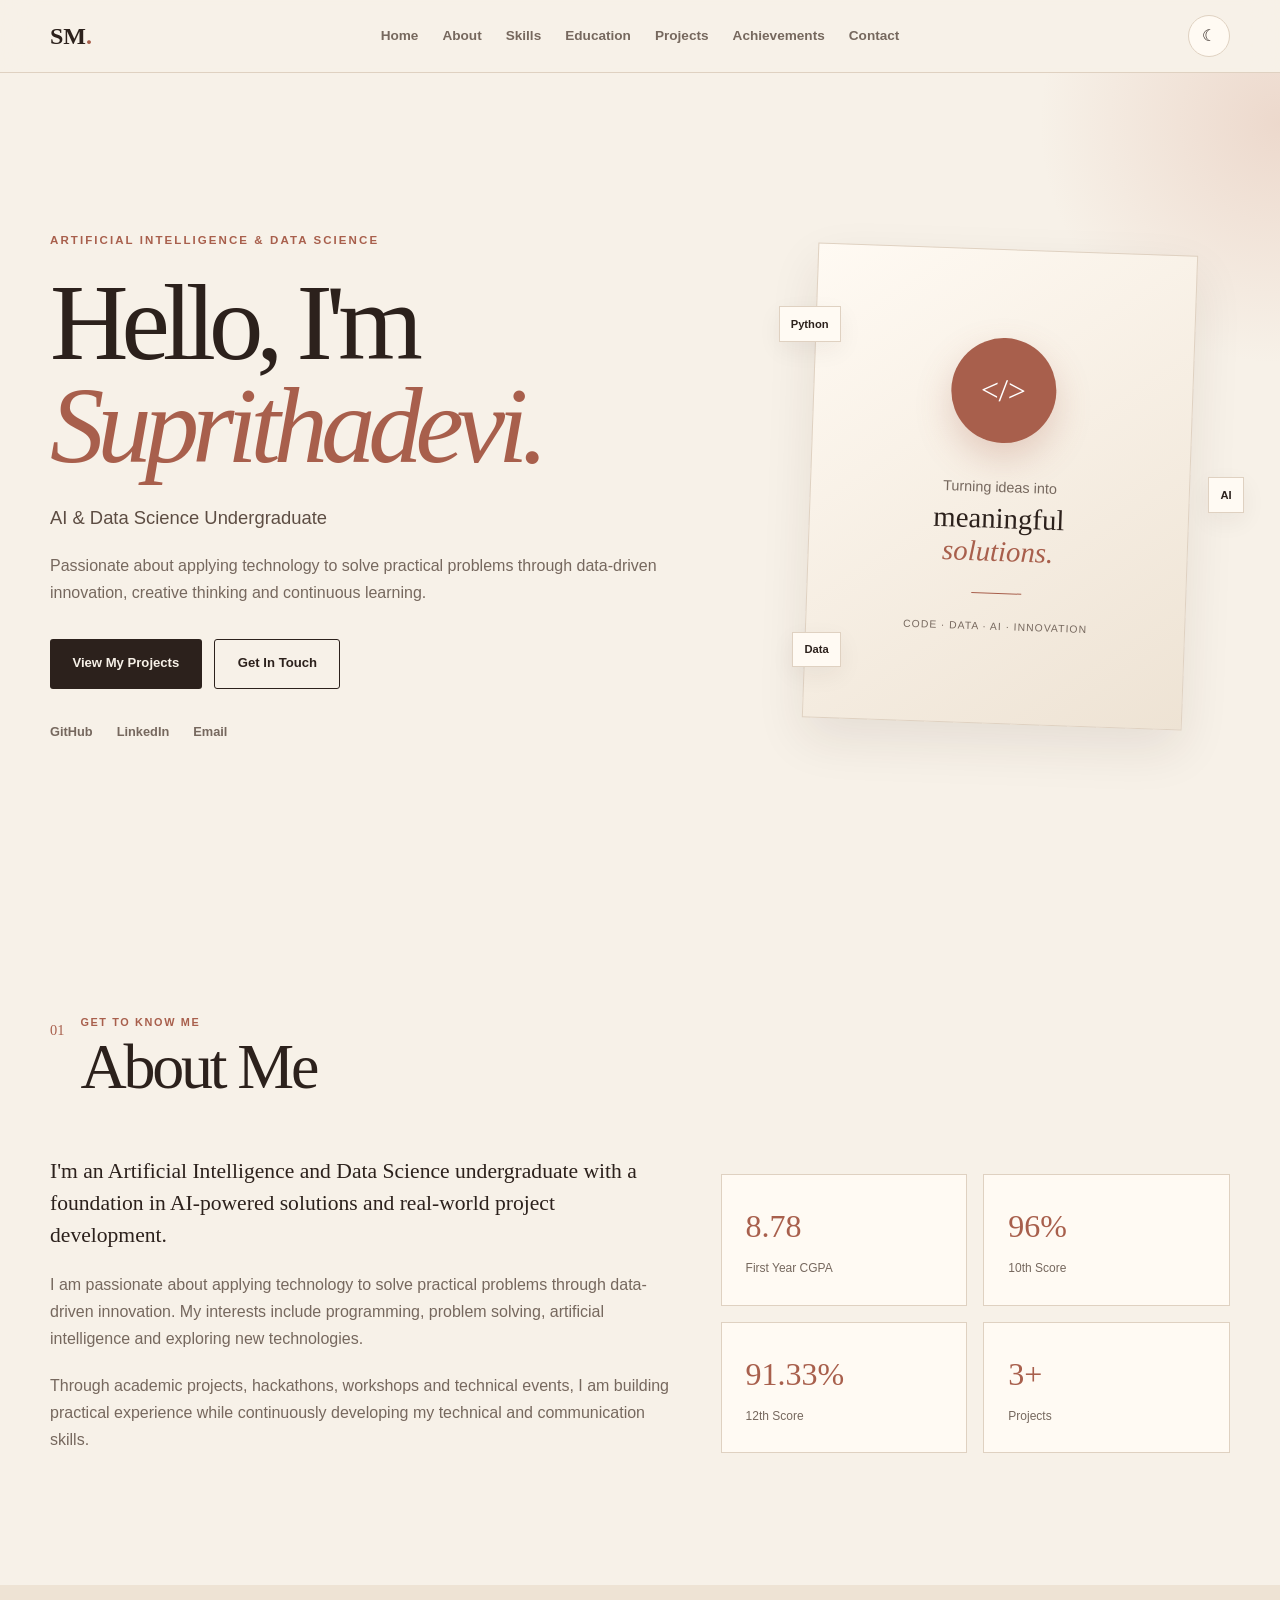
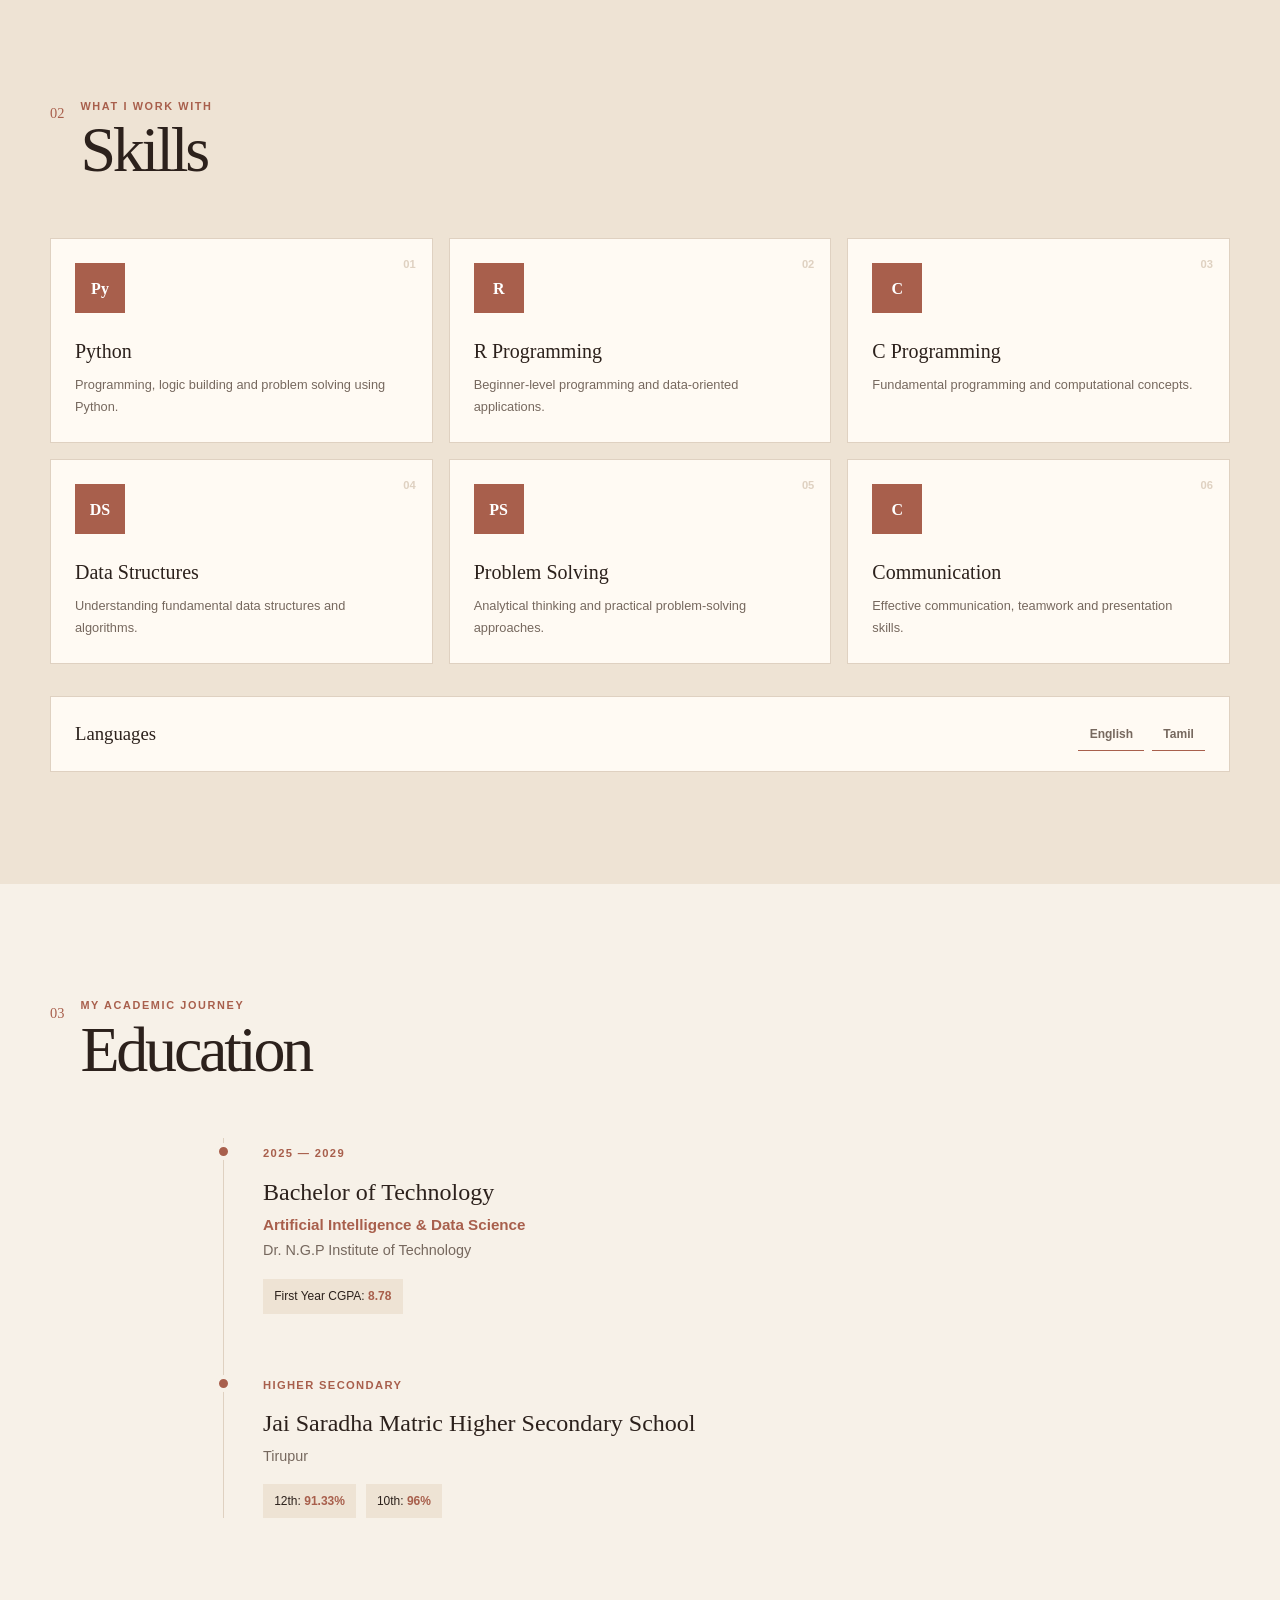
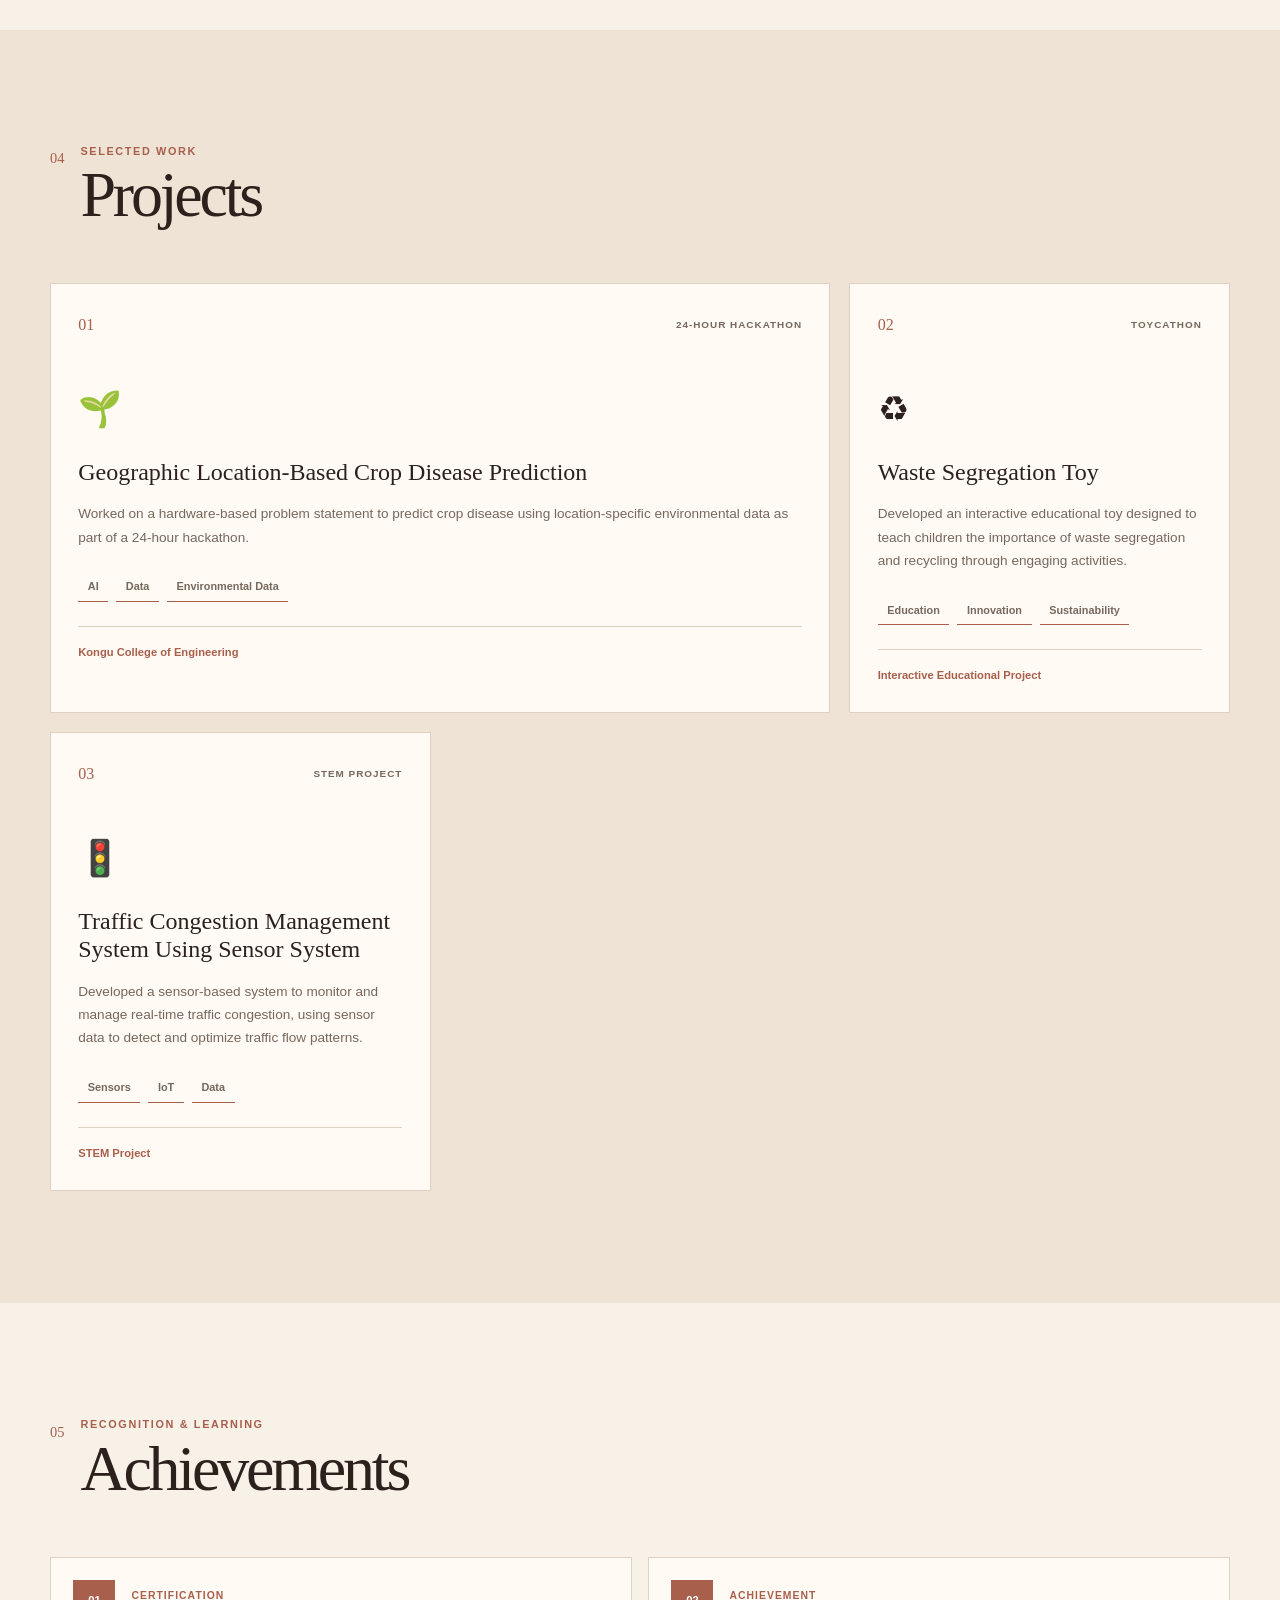
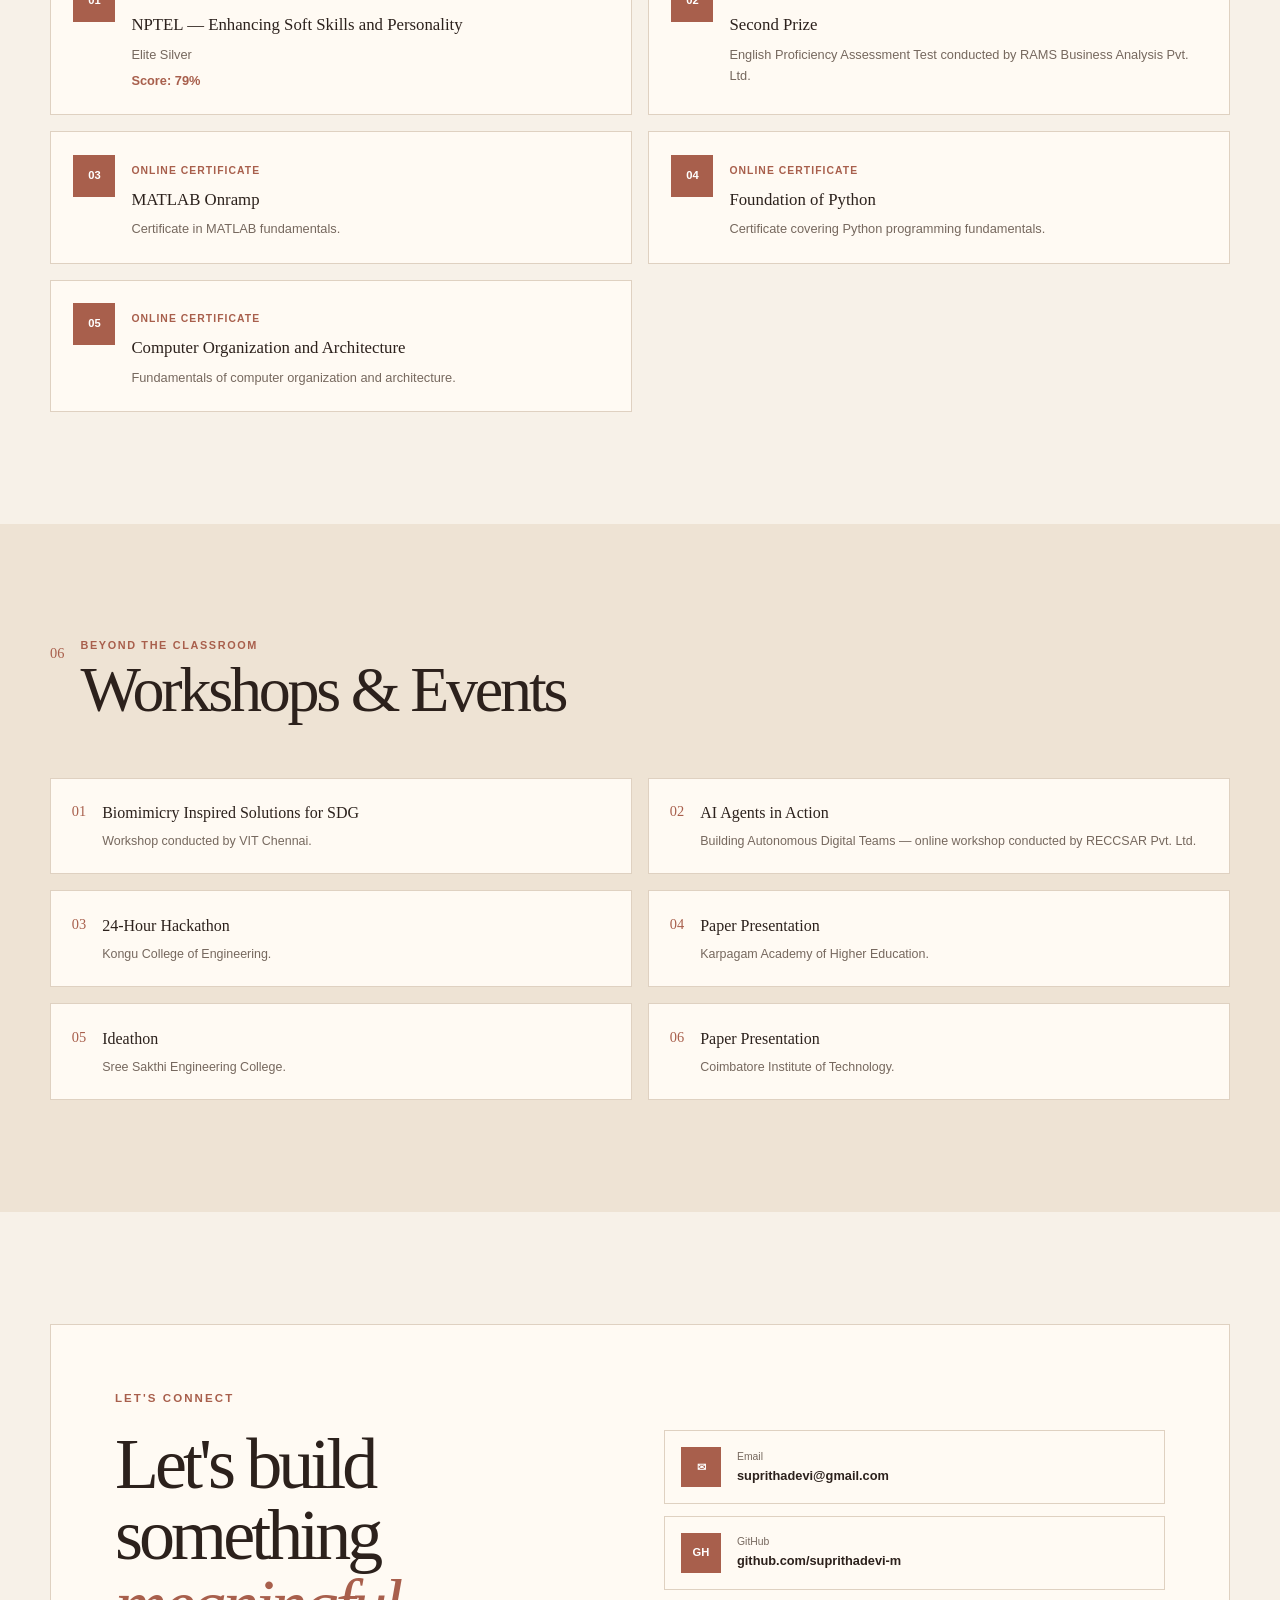
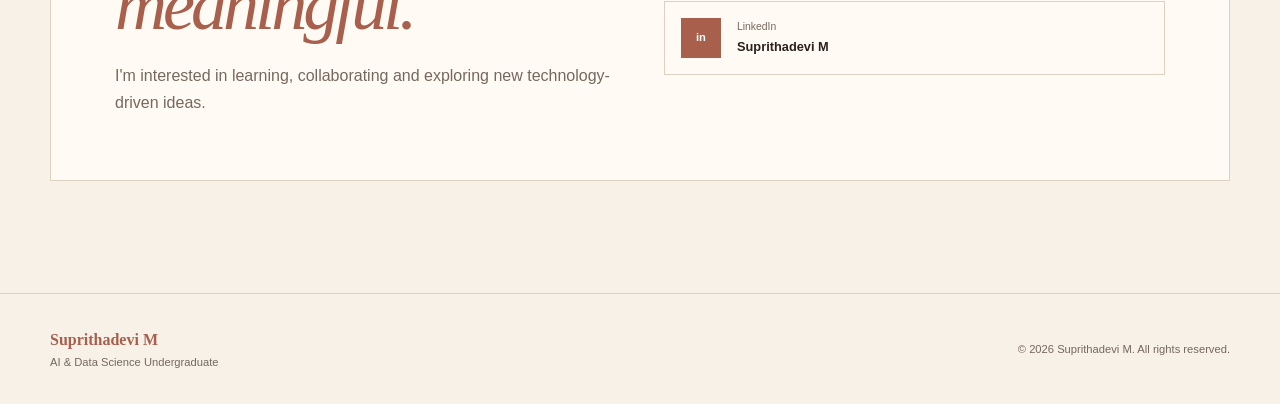
<file: index.html>
<!DOCTYPE html>
<html lang="en">
<head>
    <meta charset="UTF-8">
    <meta name="viewport" content="width=device-width, initial-scale=1.0">

    <meta
        name="description"
        content="Portfolio of Suprithadevi M - Artificial Intelligence and Data Science undergraduate."
    >

    <title>Suprithadevi M | AI & Data Science</title>

    <link rel="stylesheet" href="style.css">
</head>

<body>

    <!-- ================= NAVIGATION ================= -->

    <header class="site-header">

        <nav class="navbar container">

            <a href="#home" class="logo">
                SM<span>.</span>
            </a>

            <ul class="nav-links" id="navLinks">
                <li><a href="#home">Home</a></li>
                <li><a href="#about">About</a></li>
                <li><a href="#skills">Skills</a></li>
                <li><a href="#education">Education</a></li>
                <li><a href="#projects">Projects</a></li>
                <li><a href="#achievements">Achievements</a></li>
                <li><a href="#contact">Contact</a></li>
            </ul>

            <div class="nav-actions">

                <button
                    class="theme-toggle"
                    id="themeToggle"
                    aria-label="Toggle dark mode"
                >
                    ☾
                </button>

                <button
                    class="menu-toggle"
                    id="menuToggle"
                    aria-label="Open navigation menu"
                >
                    ☰
                </button>

            </div>

        </nav>

    </header>


    <main>

        <!-- ================= HERO ================= -->

        <section class="hero" id="home">

            <div class="hero-decoration"></div>

            <div class="hero-grid container">

                <div class="hero-content">

                    <p class="eyebrow">
                        Artificial Intelligence & Data Science
                    </p>

                    <h1>
                        Hello, I'm
                        <span>Suprithadevi.</span>
                    </h1>

                    <h2>
                        AI & Data Science Undergraduate
                    </h2>

                    <p class="hero-description">
                        Passionate about applying technology to solve
                        practical problems through data-driven innovation,
                        creative thinking and continuous learning.
                    </p>

                    <div class="hero-buttons">

                        <a href="#projects" class="btn btn-primary">
                            View My Projects
                        </a>

                        <a href="#contact" class="btn btn-outline">
                            Get In Touch
                        </a>

                    </div>

                    <div class="social-links">

                        <a
                            href="https://github.com/suprithadevi-m"
                            target="_blank"
                            rel="noopener noreferrer"
                        >
                            GitHub
                        </a>

                        <a
                            href="https://www.linkedin.com/in/suprithadevi-m-100497383/"
                            target="_blank"
                            rel="noopener noreferrer"
                        >
                            LinkedIn
                        </a>

                        <a href="mailto:suprithadevi@gmail.com">
                            Email
                        </a>

                    </div>

                </div>


                <!-- No photograph -->

                <div class="hero-visual">

                    <div class="creative-card">

                        <div class="card-circle">
                            <span>&lt;/&gt;</span>
                        </div>

                        <p>Turning ideas into</p>

                        <h3>
                            meaningful
                            <em>solutions.</em>
                        </h3>

                        <div class="card-line"></div>

                        <small>
                            Code · Data · AI · Innovation
                        </small>

                    </div>

                    <div class="floating-label label-one">
                        Python
                    </div>

                    <div class="floating-label label-two">
                        AI
                    </div>

                    <div class="floating-label label-three">
                        Data
                    </div>

                </div>

            </div>

        </section>


        <!-- ================= ABOUT ================= -->

        <section class="section" id="about">

            <div class="container">

                <div class="section-title">

                    <span>01</span>

                    <div>
                        <p>Get to know me</p>
                        <h2>About Me</h2>
                    </div>

                </div>


                <div class="about-grid">

                    <div class="about-text">

                        <p class="intro-text">
                            I'm an Artificial Intelligence and Data Science
                            undergraduate with a foundation in AI-powered
                            solutions and real-world project development.
                        </p>

                        <p>
                            I am passionate about applying technology to
                            solve practical problems through data-driven
                            innovation. My interests include programming,
                            problem solving, artificial intelligence and
                            exploring new technologies.
                        </p>

                        <p>
                            Through academic projects, hackathons,
                            workshops and technical events, I am building
                            practical experience while continuously
                            developing my technical and communication skills.
                        </p>

                    </div>


                    <div class="stats-grid">

                        <div class="stat-card">
                            <strong>8.78</strong>
                            <span>First Year CGPA</span>
                        </div>

                        <div class="stat-card">
                            <strong>96%</strong>
                            <span>10th Score</span>
                        </div>

                        <div class="stat-card">
                            <strong>91.33%</strong>
                            <span>12th Score</span>
                        </div>

                        <div class="stat-card">
                            <strong>3+</strong>
                            <span>Projects</span>
                        </div>

                    </div>

                </div>

            </div>

        </section>


        <!-- ================= SKILLS ================= -->

        <section class="section section-alt" id="skills">

            <div class="container">

                <div class="section-title">

                    <span>02</span>

                    <div>
                        <p>What I work with</p>
                        <h2>Skills</h2>
                    </div>

                </div>


                <div class="skills-grid">

                    <article class="skill-card">

                        <span class="skill-number">01</span>

                        <div class="skill-icon">Py</div>

                        <h3>Python</h3>

                        <p>
                            Programming, logic building and
                            problem solving using Python.
                        </p>

                    </article>


                    <article class="skill-card">

                        <span class="skill-number">02</span>

                        <div class="skill-icon">R</div>

                        <h3>R Programming</h3>

                        <p>
                            Beginner-level programming and
                            data-oriented applications.
                        </p>

                    </article>


                    <article class="skill-card">

                        <span class="skill-number">03</span>

                        <div class="skill-icon">C</div>

                        <h3>C Programming</h3>

                        <p>
                            Fundamental programming and
                            computational concepts.
                        </p>

                    </article>


                    <article class="skill-card">

                        <span class="skill-number">04</span>

                        <div class="skill-icon">DS</div>

                        <h3>Data Structures</h3>

                        <p>
                            Understanding fundamental data
                            structures and algorithms.
                        </p>

                    </article>


                    <article class="skill-card">

                        <span class="skill-number">05</span>

                        <div class="skill-icon">PS</div>

                        <h3>Problem Solving</h3>

                        <p>
                            Analytical thinking and practical
                            problem-solving approaches.
                        </p>

                    </article>


                    <article class="skill-card">

                        <span class="skill-number">06</span>

                        <div class="skill-icon">C</div>

                        <h3>Communication</h3>

                        <p>
                            Effective communication, teamwork
                            and presentation skills.
                        </p>

                    </article>

                </div>


                <div class="languages">

                    <h3>Languages</h3>

                    <div>
                        <span>English</span>
                        <span>Tamil</span>
                    </div>

                </div>

            </div>

        </section>


        <!-- ================= EDUCATION ================= -->

        <section class="section" id="education">

            <div class="container">

                <div class="section-title">

                    <span>03</span>

                    <div>
                        <p>My academic journey</p>
                        <h2>Education</h2>
                    </div>

                </div>


                <div class="timeline">

                    <article class="timeline-item">

                        <div class="timeline-marker"></div>

                        <div class="timeline-content">

                            <span class="timeline-date">
                                2025 — 2029
                            </span>

                            <h3>
                                Bachelor of Technology
                            </h3>

                            <h4>
                                Artificial Intelligence & Data Science
                            </h4>

                            <p>
                                Dr. N.G.P Institute of Technology
                            </p>

                            <div class="education-result">
                                First Year CGPA:
                                <strong>8.78</strong>
                            </div>

                        </div>

                    </article>


                    <article class="timeline-item">

                        <div class="timeline-marker"></div>

                        <div class="timeline-content">

                            <span class="timeline-date">
                                Higher Secondary
                            </span>

                            <h3>
                                Jai Saradha Matric Higher
                                Secondary School
                            </h3>

                            <p>
                                Tirupur
                            </p>

                            <div class="education-results">

                                <span>
                                    12th:
                                    <strong>91.33%</strong>
                                </span>

                                <span>
                                    10th:
                                    <strong>96%</strong>
                                </span>

                            </div>

                        </div>

                    </article>

                </div>

            </div>

        </section>


        <!-- ================= PROJECTS ================= -->

        <section class="section section-alt" id="projects">

            <div class="container">

                <div class="section-title">

                    <span>04</span>

                    <div>
                        <p>Selected work</p>
                        <h2>Projects</h2>
                    </div>

                </div>


                <div class="projects-grid">

                    <!-- PROJECT 1 -->

                    <article class="project-card project-featured">

                        <div class="project-header">

                            <span>01</span>

                            <small>24-HOUR HACKATHON</small>

                        </div>

                        <div class="project-symbol">
                            🌱
                        </div>

                        <h3>
                            Geographic Location-Based
                            Crop Disease Prediction
                        </h3>

                        <p>
                            Worked on a hardware-based problem statement
                            to predict crop disease using location-specific
                            environmental data as part of a 24-hour hackathon.
                        </p>

                        <div class="project-tags">
                            <span>AI</span>
                            <span>Data</span>
                            <span>Environmental Data</span>
                        </div>

                        <footer>
                            Kongu College of Engineering
                        </footer>

                    </article>


                    <!-- PROJECT 2 -->

                    <article class="project-card">

                        <div class="project-header">

                            <span>02</span>

                            <small>TOYCATHON</small>

                        </div>

                        <div class="project-symbol">
                            ♻
                        </div>

                        <h3>
                            Waste Segregation Toy
                        </h3>

                        <p>
                            Developed an interactive educational toy
                            designed to teach children the importance
                            of waste segregation and recycling through
                            engaging activities.
                        </p>

                        <div class="project-tags">
                            <span>Education</span>
                            <span>Innovation</span>
                            <span>Sustainability</span>
                        </div>

                        <footer>
                            Interactive Educational Project
                        </footer>

                    </article>


                    <!-- PROJECT 3 -->

                    <article class="project-card">

                        <div class="project-header">

                            <span>03</span>

                            <small>STEM PROJECT</small>

                        </div>

                        <div class="project-symbol">
                            🚦
                        </div>

                        <h3>
                            Traffic Congestion Management
                            System Using Sensor System
                        </h3>

                        <p>
                            Developed a sensor-based system to monitor
                            and manage real-time traffic congestion,
                            using sensor data to detect and optimize
                            traffic flow patterns.
                        </p>

                        <div class="project-tags">
                            <span>Sensors</span>
                            <span>IoT</span>
                            <span>Data</span>
                        </div>

                        <footer>
                            STEM Project
                        </footer>

                    </article>

                </div>

            </div>

        </section>


        <!-- ================= ACHIEVEMENTS ================= -->

        <section class="section" id="achievements">

            <div class="container">

                <div class="section-title">

                    <span>05</span>

                    <div>
                        <p>Recognition & learning</p>
                        <h2>Achievements</h2>
                    </div>

                </div>


                <div class="achievement-grid">

                    <article class="achievement-card">

                        <span class="achievement-icon">
                            01
                        </span>

                        <div>

                            <small>Certification</small>

                            <h3>
                                NPTEL — Enhancing Soft Skills
                                and Personality
                            </h3>

                            <p>
                                Elite Silver
                            </p>

                            <strong>
                                Score: 79%
                            </strong>

                        </div>

                    </article>


                    <article class="achievement-card">

                        <span class="achievement-icon">
                            02
                        </span>

                        <div>

                            <small>Achievement</small>

                            <h3>
                                Second Prize
                            </h3>

                            <p>
                                English Proficiency Assessment Test
                                conducted by RAMS Business Analysis
                                Pvt. Ltd.
                            </p>

                        </div>

                    </article>


                    <article class="achievement-card">

                        <span class="achievement-icon">
                            03
                        </span>

                        <div>

                            <small>Online Certificate</small>

                            <h3>
                                MATLAB Onramp
                            </h3>

                            <p>
                                Certificate in MATLAB fundamentals.
                            </p>

                        </div>

                    </article>


                    <article class="achievement-card">

                        <span class="achievement-icon">
                            04
                        </span>

                        <div>

                            <small>Online Certificate</small>

                            <h3>
                                Foundation of Python
                            </h3>

                            <p>
                                Certificate covering Python
                                programming fundamentals.
                            </p>

                        </div>

                    </article>


                    <article class="achievement-card">

                        <span class="achievement-icon">
                            05
                        </span>

                        <div>

                            <small>Online Certificate</small>

                            <h3>
                                Computer Organization
                                and Architecture
                            </h3>

                            <p>
                                Fundamentals of computer organization
                                and architecture.
                            </p>

                        </div>

                    </article>

                </div>

            </div>

        </section>


        <!-- ================= WORKSHOPS ================= -->

        <section class="section section-alt">

            <div class="container">

                <div class="section-title">

                    <span>06</span>

                    <div>
                        <p>Beyond the classroom</p>
                        <h2>Workshops & Events</h2>
                    </div>

                </div>


                <div class="events-grid">

                    <article class="event-card">
                        <span>01</span>
                        <div>
                            <h3>
                                Biomimicry Inspired Solutions for SDG
                            </h3>
                            <p>
                                Workshop conducted by VIT Chennai.
                            </p>
                        </div>
                    </article>


                    <article class="event-card">
                        <span>02</span>
                        <div>
                            <h3>
                                AI Agents in Action
                            </h3>
                            <p>
                                Building Autonomous Digital Teams —
                                online workshop conducted by
                                RECCSAR Pvt. Ltd.
                            </p>
                        </div>
                    </article>


                    <article class="event-card">
                        <span>03</span>
                        <div>
                            <h3>
                                24-Hour Hackathon
                            </h3>
                            <p>
                                Kongu College of Engineering.
                            </p>
                        </div>
                    </article>


                    <article class="event-card">
                        <span>04</span>
                        <div>
                            <h3>
                                Paper Presentation
                            </h3>
                            <p>
                                Karpagam Academy of Higher Education.
                            </p>
                        </div>
                    </article>


                    <article class="event-card">
                        <span>05</span>
                        <div>
                            <h3>
                                Ideathon
                            </h3>
                            <p>
                                Sree Sakthi Engineering College.
                            </p>
                        </div>
                    </article>


                    <article class="event-card">
                        <span>06</span>
                        <div>
                            <h3>
                                Paper Presentation
                            </h3>
                            <p>
                                Coimbatore Institute of Technology.
                            </p>
                        </div>
                    </article>

                </div>

            </div>

        </section>


        <!-- ================= CONTACT ================= -->

        <section class="section contact-section" id="contact">

            <div class="container">

                <div class="contact-wrapper">

                    <div class="contact-intro">

                        <p class="eyebrow">
                            Let's connect
                        </p>

                        <h2>
                            Let's build something
                            <em>meaningful.</em>
                        </h2>

                        <p>
                            I'm interested in learning, collaborating
                            and exploring new technology-driven ideas.
                        </p>

                    </div>


                    <div class="contact-details">

                        <a
                            href="mailto:suprithadevi@gmail.com"
                            class="contact-item"
                        >

                            <span>✉</span>

                            <div>
                                <small>Email</small>
                                <strong>
                                    suprithadevi@gmail.com
                                </strong>
                            </div>

                        </a>


                        


                        <a
                            href="https://github.com/suprithadevi-m"
                            target="_blank"
                            rel="noopener noreferrer"
                            class="contact-item"
                        >

                            <span>GH</span>

                            <div>
                                <small>GitHub</small>
                                <strong>
                                    github.com/suprithadevi-m
                                </strong>
                            </div>

                        </a>


                        <a
                            href="https://www.linkedin.com/in/suprithadevi-m-100497383/"
                            target="_blank"
                            rel="noopener noreferrer"
                            class="contact-item"
                        >

                            <span>in</span>

                            <div>
                                <small>LinkedIn</small>
                                <strong>
                                    Suprithadevi M
                                </strong>
                            </div>

                        </a>

                    </div>

                </div>

            </div>

        </section>

    </main>


    <!-- ================= FOOTER ================= -->

    <footer class="footer">

        <div class="container footer-content">

            <div>
                <strong>
                    Suprithadevi M
                </strong>

                <p>
                    AI & Data Science Undergraduate
                </p>
            </div>

            <p>
                © <span id="year"></span>
                Suprithadevi M. All rights reserved.
            </p>

        </div>

    </footer>


    <script src="script.js"></script>

</body>
</html>
</file>
<file: style.css>
/* =====================================================
   CREATIVE PROFESSIONAL PORTFOLIO
   Warm Cream + Deep Espresso + Muted Terracotta
===================================================== */


/* ================= VARIABLES ================= */

:root {

    --cream: #f7f1e8;
    --cream-dark: #eee3d4;

    --surface: #fffaf3;

    --espresso: #2c211c;
    --espresso-soft: #5d4d43;

    --terracotta: #a85f4c;
    --terracotta-dark: #874838;
    --terracotta-light: #d4a08c;

    --text: var(--espresso);
    --text-muted: #76685e;

    --border: #dfd1c1;

    --shadow:
        0 20px 50px rgba(55, 38, 27, 0.09);

    --shadow-small:
        0 8px 25px rgba(55, 38, 27, 0.06);

    --radius: 18px;

    --container: 1180px;

    --transition: 250ms ease;
}


/* ================= DARK MODE ================= */

[data-theme="dark"] {

    --cream: #211914;
    --cream-dark: #2b211c;

    --surface: #30251f;

    --espresso: #f6ede2;
    --espresso-soft: #d8c9bb;

    --terracotta: #c9826d;
    --terracotta-dark: #d9937c;
    --terracotta-light: #754638;

    --text: var(--espresso);
    --text-muted: #bcaea2;

    --border: #49382e;

    --shadow:
        0 20px 50px rgba(0, 0, 0, .3);

    --shadow-small:
        0 8px 25px rgba(0, 0, 0, .2);
}


/* ================= RESET ================= */

* {
    margin: 0;
    padding: 0;
    box-sizing: border-box;
}


html {
    scroll-behavior: smooth;
    scroll-padding-top: 80px;
}


body {

    background: var(--cream);
    color: var(--text);

    font-family:
        "Inter",
        "Segoe UI",
        Arial,
        sans-serif;

    line-height: 1.7;

    transition:
        background var(--transition),
        color var(--transition);
}


a {
    color: inherit;
    text-decoration: none;
}


button {
    font: inherit;
    cursor: pointer;
}


ul {
    list-style: none;
}


.container {

    width:
        min(
            calc(100% - 2rem),
            var(--container)
        );

    margin-inline: auto;
}


/* ================= HEADER ================= */

.site-header {

    position: sticky;
    top: 0;

    z-index: 1000;

    background:
        color-mix(
            in srgb,
            var(--cream) 92%,
            transparent
        );

    border-bottom:
        1px solid var(--border);

    backdrop-filter: blur(15px);
}


.navbar {

    min-height: 72px;

    display: flex;

    align-items: center;

    justify-content: space-between;

    gap: 1rem;
}


.logo {

    font-family:
        Georgia,
        "Times New Roman",
        serif;

    font-size: 1.5rem;

    font-weight: bold;
}


.logo span {
    color: var(--terracotta);
}


.nav-links {

    position: absolute;

    top: 72px;

    left: 0;
    right: 0;

    display: none;

    flex-direction: column;

    padding: 1.5rem;

    background: var(--surface);

    border-bottom:
        1px solid var(--border);
}


.nav-links.active {
    display: flex;
}


.nav-links li {
    border-bottom:
        1px solid var(--border);
}


.nav-links li:last-child {
    border-bottom: none;
}


.nav-links a {

    display: block;

    padding: .7rem;

    color: var(--text-muted);

    font-size: .85rem;

    font-weight: 600;

    transition:
        color var(--transition);
}


.nav-links a:hover {
    color: var(--terracotta);
}


.nav-actions {

    display: flex;

    align-items: center;

    gap: .5rem;
}


.theme-toggle,
.menu-toggle {

    width: 42px;
    height: 42px;

    display: grid;

    place-items: center;

    border:
        1px solid var(--border);

    border-radius: 50%;

    background: var(--surface);

    color: var(--text);

    transition:
        background var(--transition),
        color var(--transition);
}


.theme-toggle:hover,
.menu-toggle:hover {

    background: var(--terracotta);

    color: white;
}


.menu-toggle {
    font-size: 1.1rem;
}


/* ================= HERO ================= */

.hero {

    position: relative;

    min-height:
        calc(100vh - 72px);

    display: grid;

    align-items: center;

    overflow: hidden;
}


.hero-decoration {

    position: absolute;

    width: 500px;
    height: 500px;

    right: -250px;
    top: -200px;

    border-radius: 50%;

    background:
        radial-gradient(
            circle,
            var(--terracotta-light),
            transparent 68%
        );

    opacity: .3;

    pointer-events: none;
}


.hero-grid {

    display: grid;

    gap: 4rem;

    align-items: center;

    padding-block: 5rem;
}


.eyebrow {

    margin-bottom: 1.3rem;

    color: var(--terracotta);

    font-size: .72rem;

    font-weight: 800;

    text-transform: uppercase;

    letter-spacing: .18em;
}


.hero h1 {

    font-family:
        Georgia,
        "Times New Roman",
        serif;

    font-size:
        clamp(
            3.2rem,
            11vw,
            6.8rem
        );

    font-weight: 500;

    line-height: .95;

    letter-spacing: -.065em;
}


.hero h1 span {

    display: block;

    color: var(--terracotta);

    font-style: italic;
}


.hero h2 {

    margin-top: 1.5rem;

    color: var(--espresso-soft);

    font-size: 1.15rem;

    font-weight: 500;
}


.hero-description {

    max-width: 610px;

    margin-top: 1.2rem;

    color: var(--text-muted);

    font-size: 1rem;
}


.hero-buttons {

    display: flex;

    flex-wrap: wrap;

    gap: .8rem;

    margin-top: 2rem;
}


.btn {

    min-height: 50px;

    display: inline-flex;

    align-items: center;

    justify-content: center;

    padding:
        0 1.4rem;

    border-radius: 3px;

    font-size: .82rem;

    font-weight: 700;

    transition:
        transform var(--transition),
        background var(--transition),
        color var(--transition);
}


.btn:hover {
    transform: translateY(-3px);
}


.btn-primary {

    background: var(--espresso);

    color: var(--cream);
}


.btn-primary:hover {

    background: var(--terracotta);

    color: white;
}


.btn-outline {

    border:
        1px solid var(--espresso);

    color: var(--espresso);

    background: transparent;
}


.btn-outline:hover {

    background: var(--espresso);

    color: var(--cream);
}


.social-links {

    display: flex;

    flex-wrap: wrap;

    gap: 1.5rem;

    margin-top: 2rem;
}


.social-links a {

    color: var(--text-muted);

    font-size: .8rem;

    font-weight: 700;

    border-bottom:
        1px solid transparent;

    transition:
        color var(--transition),
        border-color var(--transition);
}


.social-links a:hover {

    color: var(--terracotta);

    border-color: var(--terracotta);
}


/* ================= HERO CARD ================= */

.hero-visual {

    position: relative;

    display: grid;

    place-items: center;
}


.creative-card {

    width:
        min(
            100%,
            380px
        );

    aspect-ratio: 4 / 5;

    display: flex;

    flex-direction: column;

    align-items: center;

    justify-content: center;

    padding: 2.5rem;

    background:
        linear-gradient(
            145deg,
            var(--surface),
            var(--cream-dark)
        );

    border:
        1px solid var(--border);

    box-shadow: var(--shadow);

    transform: rotate(2deg);

    transition:
        transform .35s ease;
}


.creative-card:hover {
    transform: rotate(0deg);
}


.card-circle {

    width: 105px;
    height: 105px;

    display: grid;

    place-items: center;

    border-radius: 50%;

    background: var(--terracotta);

    color: white;

    font-family:
        Georgia,
        serif;

    font-size: 2rem;

    box-shadow:
        0 15px 35px
        rgba(168, 95, 76, .25);
}


.creative-card p {

    margin-top: 2rem;

    color: var(--text-muted);

    font-size: .9rem;
}


.creative-card h3 {

    margin-top: .2rem;

    text-align: center;

    font-family:
        Georgia,
        serif;

    font-size: 1.8rem;

    font-weight: 500;

    line-height: 1.15;
}


.creative-card h3 em {

    display: block;

    color: var(--terracotta);

    font-weight: normal;
}


.card-line {

    width: 50px;

    height: 1px;

    margin: 1.5rem 0;

    background: var(--terracotta);
}


.creative-card small {

    color: var(--text-muted);

    font-size: .65rem;

    text-transform: uppercase;

    letter-spacing: .1em;
}


.floating-label {

    position: absolute;

    padding:
        .45rem .7rem;

    background: var(--surface);

    border:
        1px solid var(--border);

    box-shadow: var(--shadow-small);

    font-size: .7rem;

    font-weight: 800;
}


.label-one {
    top: 12%;
    left: 2%;
}


.label-two {
    top: 48%;
    right: -3%;
}


.label-three {
    bottom: 12%;
    left: 5%;
}


/* ================= SECTIONS ================= */

.section {
    padding-block: 5.5rem;
}


.section-alt {
    background: var(--cream-dark);
}


.section-title {

    display: flex;

    gap: 1rem;

    margin-bottom: 3.5rem;
}


.section-title > span {

    color: var(--terracotta);

    font-family:
        Georgia,
        serif;

    font-size: .9rem;

    padding-top: .3rem;
}


.section-title p {

    margin-bottom: .2rem;

    color: var(--terracotta);

    font-size: .68rem;

    font-weight: 800;

    text-transform: uppercase;

    letter-spacing: .15em;
}


.section-title h2 {

    font-family:
        Georgia,
        "Times New Roman",
        serif;

    font-size:
        clamp(
            2.4rem,
            6vw,
            4rem
        );

    font-weight: 500;

    line-height: 1;

    letter-spacing: -.05em;
}


/* ================= ABOUT ================= */

.about-grid {

    display: grid;

    gap: 3rem;
}


.about-text {

    max-width: 700px;
}


.about-text p {

    color: var(--text-muted);

    margin-bottom: 1.2rem;
}


.about-text .intro-text {

    color: var(--text);

    font-family:
        Georgia,
        serif;

    font-size: 1.35rem;

    line-height: 1.5;
}


.stats-grid {

    display: grid;

    grid-template-columns:
        repeat(2, 1fr);

    gap: 1rem;
}


.stat-card {

    padding: 1.5rem;

    background: var(--surface);

    border:
        1px solid var(--border);
}


.stat-card strong {

    display: block;

    color: var(--terracotta);

    font-family:
        Georgia,
        serif;

    font-size: 2rem;

    font-weight: 500;
}


.stat-card span {

    color: var(--text-muted);

    font-size: .75rem;
}


/* ================= SKILLS ================= */

.skills-grid {

    display: grid;

    grid-template-columns:
        repeat(2, 1fr);

    gap: 1rem;
}


.skill-card {

    position: relative;

    min-height: 205px;

    padding: 1.5rem;

    background: var(--surface);

    border:
        1px solid var(--border);

    transition:
        transform var(--transition),
        box-shadow var(--transition);
}


.skill-card:hover {

    transform:
        translateY(-6px);

    box-shadow: var(--shadow);
}


.skill-number {

    position: absolute;

    top: 1rem;
    right: 1rem;

    color: var(--border);

    font-size: .7rem;

    font-weight: 900;
}


.skill-icon {

    width: 50px;
    height: 50px;

    display: grid;

    place-items: center;

    margin-bottom: 1.3rem;

    background: var(--terracotta);

    color: white;

    font-family:
        Georgia,
        serif;

    font-weight: bold;
}


.skill-card h3 {

    margin-bottom: .4rem;

    font-family:
        Georgia,
        serif;

    font-size: 1.25rem;

    font-weight: 500;
}


.skill-card p {

    color: var(--text-muted);

    font-size: .8rem;
}


.languages {

    display: flex;

    flex-wrap: wrap;

    justify-content: space-between;

    align-items: center;

    gap: 1rem;

    margin-top: 2rem;

    padding: 1.3rem 1.5rem;

    background: var(--surface);

    border:
        1px solid var(--border);
}


.languages h3 {

    font-family:
        Georgia,
        serif;

    font-weight: 500;
}


.languages div {

    display: flex;

    gap: .5rem;
}


.languages span {

    padding:
        .35rem .7rem;

    border-bottom:
        1px solid var(--terracotta);

    color: var(--text-muted);

    font-size: .75rem;

    font-weight: 700;
}


/* ================= EDUCATION ================= */

.timeline {

    position: relative;

    max-width: 850px;

    margin-inline: auto;
}


.timeline::before {

    content: "";

    position: absolute;

    left: 8px;

    top: 0;
    bottom: 0;

    width: 1px;

    background: var(--border);
}


.timeline-item {

    position: relative;

    padding-left: 3rem;

    padding-bottom: 3.5rem;
}


.timeline-item:last-child {
    padding-bottom: 0;
}


.timeline-marker {

    position: absolute;

    left: 0;

    top: 5px;

    width: 17px;
    height: 17px;

    border-radius: 50%;

    background: var(--terracotta);

    border:
        4px solid var(--cream);
}


.timeline-date {

    color: var(--terracotta);

    font-size: .7rem;

    font-weight: 800;

    text-transform: uppercase;

    letter-spacing: .12em;
}


.timeline-content h3 {

    margin-top: .4rem;

    font-family:
        Georgia,
        serif;

    font-size: 1.5rem;

    font-weight: 500;
}


.timeline-content h4 {

    color: var(--terracotta);

    font-size: .95rem;

    font-weight: 600;
}


.timeline-content p {

    color: var(--text-muted);

    font-size: .9rem;
}


.education-result {

    display: inline-block;

    margin-top: 1rem;

    padding:
        .45rem .7rem;

    background: var(--cream-dark);

    font-size: .75rem;
}


.education-result strong,
.education-results strong {

    color: var(--terracotta);
}


.education-results {

    display: flex;

    flex-wrap: wrap;

    gap: .6rem;

    margin-top: 1rem;
}


.education-results span {

    padding:
        .4rem .7rem;

    background: var(--cream-dark);

    font-size: .75rem;
}


/* ================= PROJECTS ================= */

.projects-grid {

    display: grid;

    gap: 1.2rem;
}


.project-card {

    padding: 1.7rem;

    background: var(--surface);

    border:
        1px solid var(--border);

    transition:
        transform var(--transition),
        box-shadow var(--transition);
}


.project-card:hover {

    transform:
        translateY(-6px);

    box-shadow: var(--shadow);
}


.project-header {

    display: flex;

    align-items: center;

    justify-content: space-between;
}


.project-header span {

    color: var(--terracotta);

    font-family:
        Georgia,
        serif;
}


.project-header small {

    color: var(--text-muted);

    font-size: .62rem;

    font-weight: 800;

    letter-spacing: .1em;
}


.project-symbol {

    margin-block:
        2.5rem 1.2rem;

    font-size: 2.2rem;
}


.project-card h3 {

    margin-bottom: 1rem;

    font-family:
        Georgia,
        serif;

    font-size: 1.5rem;

    font-weight: 500;

    line-height: 1.2;
}


.project-card p {

    color: var(--text-muted);

    font-size: .85rem;
}


.project-tags {

    display: flex;

    flex-wrap: wrap;

    gap: .5rem;

    margin-top: 1.5rem;
}


.project-tags span {

    padding:
        .3rem .6rem;

    border-bottom:
        1px solid var(--terracotta);

    color: var(--text-muted);

    font-size: .68rem;

    font-weight: 700;
}


.project-card footer {

    margin-top: 1.5rem;

    padding-top: 1rem;

    border-top:
        1px solid var(--border);

    color: var(--terracotta);

    font-size: .7rem;

    font-weight: 700;
}


/* ================= ACHIEVEMENTS ================= */

.achievement-grid {

    display: grid;

    gap: 1rem;
}


.achievement-card {

    display: flex;

    gap: 1rem;

    padding: 1.4rem;

    background: var(--surface);

    border:
        1px solid var(--border);
}


.achievement-icon {

    flex-shrink: 0;

    width: 42px;
    height: 42px;

    display: grid;

    place-items: center;

    background: var(--terracotta);

    color: white;

    font-size: .7rem;

    font-weight: 800;
}


.achievement-card small {

    color: var(--terracotta);

    font-size: .65rem;

    font-weight: 800;

    text-transform: uppercase;

    letter-spacing: .1em;
}


.achievement-card h3 {

    margin: .25rem 0;

    font-family:
        Georgia,
        serif;

    font-size: 1.05rem;

    font-weight: 500;
}


.achievement-card p {

    color: var(--text-muted);

    font-size: .8rem;
}


.achievement-card strong {

    display: block;

    margin-top: .3rem;

    color: var(--terracotta);

    font-size: .8rem;
}


/* ================= EVENTS ================= */

.events-grid {

    display: grid;

    gap: 1rem;
}


.event-card {

    display: flex;

    gap: 1rem;

    padding: 1.3rem;

    background: var(--surface);

    border:
        1px solid var(--border);
}


.event-card > span {

    color: var(--terracotta);

    font-family:
        Georgia,
        serif;

    font-size: .9rem;
}


.event-card h3 {

    font-family:
        Georgia,
        serif;

    font-size: 1rem;

    font-weight: 500;
}


.event-card p {

    margin-top: .3rem;

    color: var(--text-muted);

    font-size: .78rem;
}


/* ================= CONTACT ================= */

.contact-wrapper {

    display: grid;

    gap: 3rem;

    padding: 2rem;

    background: var(--surface);

    border:
        1px solid var(--border);
}


.contact-intro h2 {

    font-family:
        Georgia,
        "Times New Roman",
        serif;

    font-size:
        clamp(
            2.5rem,
            7vw,
            4.5rem
        );

    font-weight: 500;

    line-height: .98;

    letter-spacing: -.055em;
}


.contact-intro h2 em {

    display: block;

    color: var(--terracotta);

    font-weight: normal;
}


.contact-intro > p:last-child {

    max-width: 520px;

    margin-top: 1.3rem;

    color: var(--text-muted);
}


.contact-details {

    display: grid;

    gap: .7rem;
}


.contact-item {

    display: flex;

    align-items: center;

    gap: 1rem;

    padding: 1rem;

    border:
        1px solid var(--border);

    transition:
        transform var(--transition),
        border-color var(--transition);
}


.contact-item:hover {

    transform:
        translateX(5px);

    border-color: var(--terracotta);
}


.contact-item > span {

    width: 40px;
    height: 40px;

    display: grid;

    place-items: center;

    background: var(--terracotta);

    color: white;

    font-size: .7rem;

    font-weight: 800;
}


.contact-item small {

    display: block;

    color: var(--text-muted);

    font-size: .65rem;
}


.contact-item strong {

    display: block;

    font-size: .8rem;

    word-break: break-word;
}


/* ================= FOOTER ================= */

.footer {

    padding-block: 2rem;

    border-top:
        1px solid var(--border);
}


.footer-content {

    display: flex;

    flex-direction: column;

    gap: .8rem;
}


.footer strong {

    font-family:
        Georgia,
        serif;

    color: var(--terracotta);
}


.footer p {

    color: var(--text-muted);

    font-size: .7rem;
}


/* ================= TABLET ================= */

@media (min-width: 650px) {

    .skills-grid {

        grid-template-columns:
            repeat(3, 1fr);
    }


    .achievement-grid {

        grid-template-columns:
            repeat(2, 1fr);
    }


    .events-grid {

        grid-template-columns:
            repeat(2, 1fr);
    }


    .projects-grid {

        grid-template-columns:
            repeat(2, 1fr);
    }

}


/* ================= DESKTOP ================= */

@media (min-width: 900px) {

    .menu-toggle {
        display: none;
    }


    .nav-links {

        position: static;

        display: flex;

        flex-direction: row;

        align-items: center;

        padding: 0;

        gap: 1.5rem;

        background: transparent;

        border: none;
    }


    .nav-links li {
        border: none;
    }


    .nav-links a {
        padding: .3rem 0;
    }


    .hero-grid {

        grid-template-columns:
            1.15fr .85fr;

        gap: 6rem;

        padding-block: 7rem;
    }


    .about-grid {

        grid-template-columns:
            1.1fr .9fr;

        align-items: center;
    }


    .projects-grid {

        grid-template-columns:
            repeat(3, 1fr);
    }


    .project-featured {

        grid-column: span 2;
    }


    .contact-wrapper {

        grid-template-columns:
            1fr 1fr;

        align-items: center;

        padding: 4rem;
    }


    .footer-content {

        flex-direction: row;

        align-items: center;

        justify-content: space-between;
    }

}


/* ================= LARGE DESKTOP ================= */

@media (min-width: 1200px) {

    .section {
        padding-block: 7rem;
    }

}


/* ================= ACCESSIBILITY ================= */

@media (prefers-reduced-motion: reduce) {

    html {
        scroll-behavior: auto;
    }

    *,
    *::before,
    *::after {

        animation-duration: .01ms !important;

        animation-iteration-count: 1 !important;

        transition-duration: .01ms !important;
    }

}
</file>
